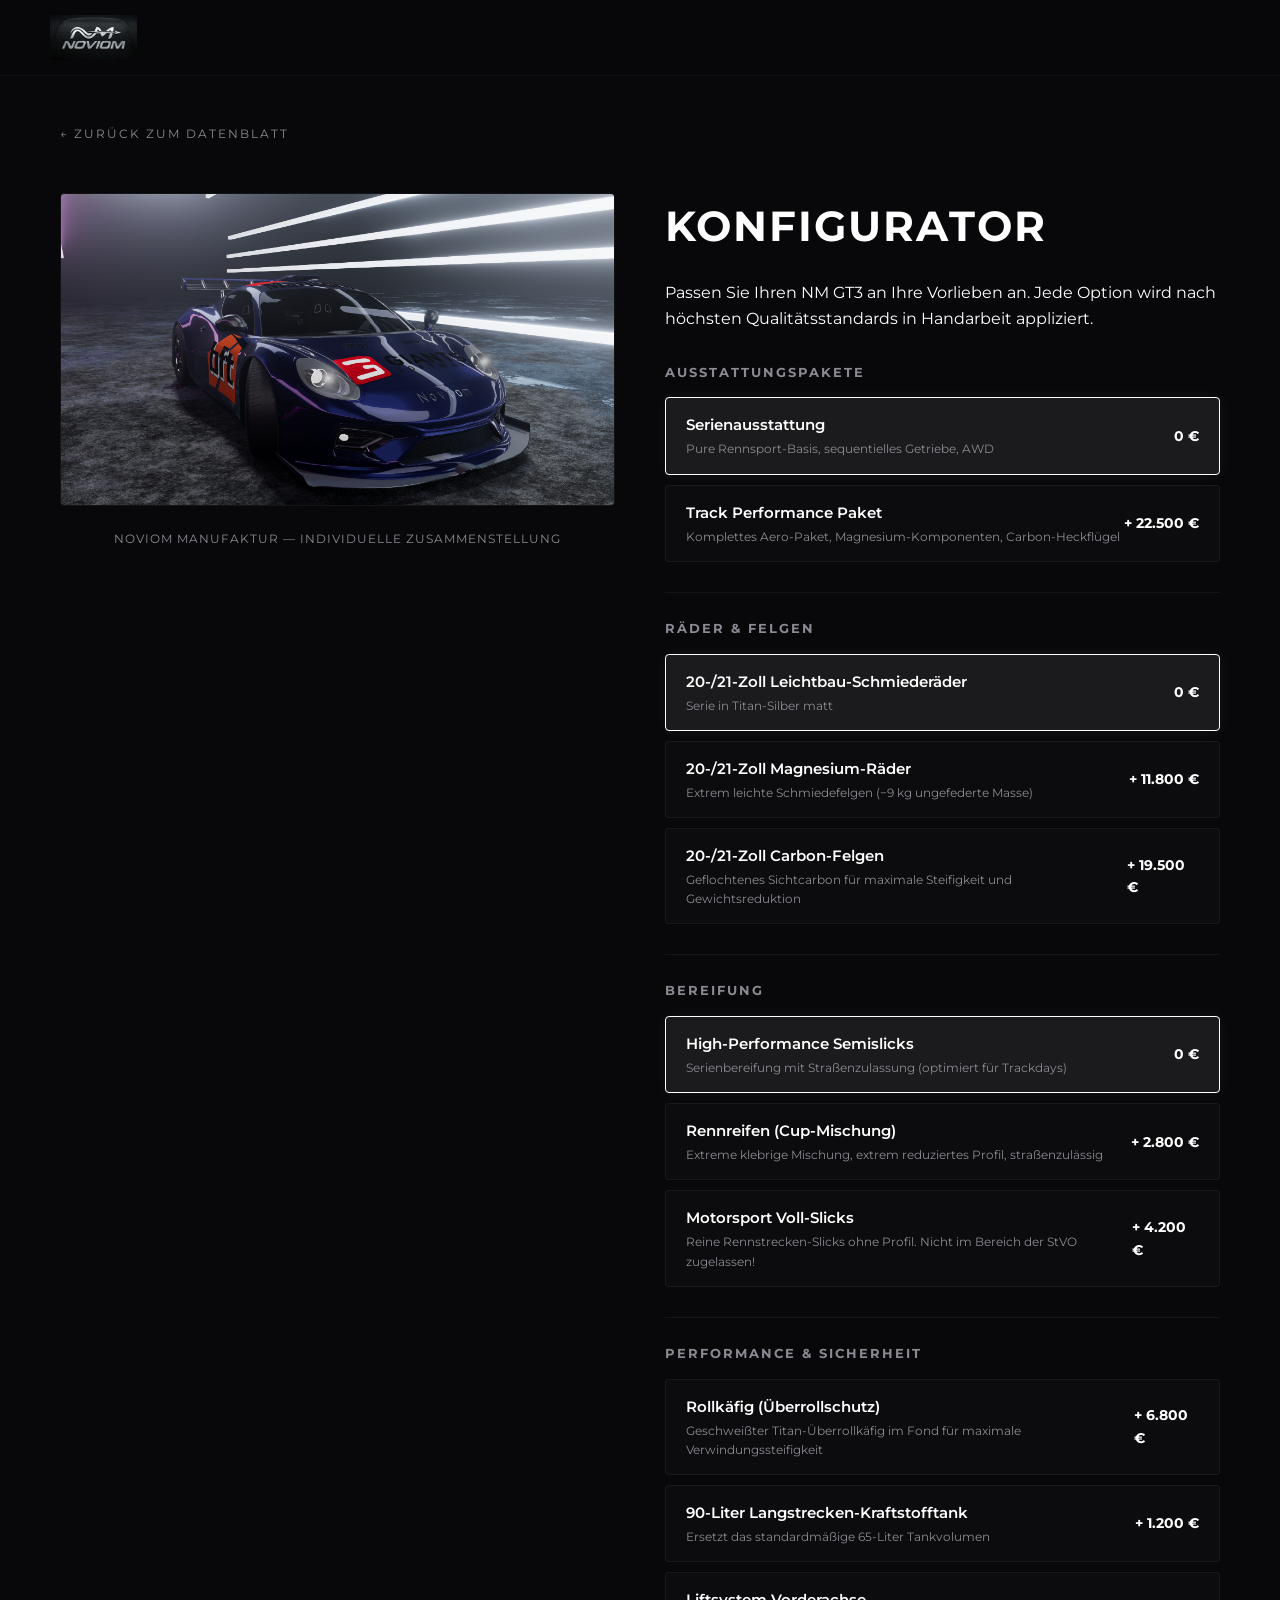
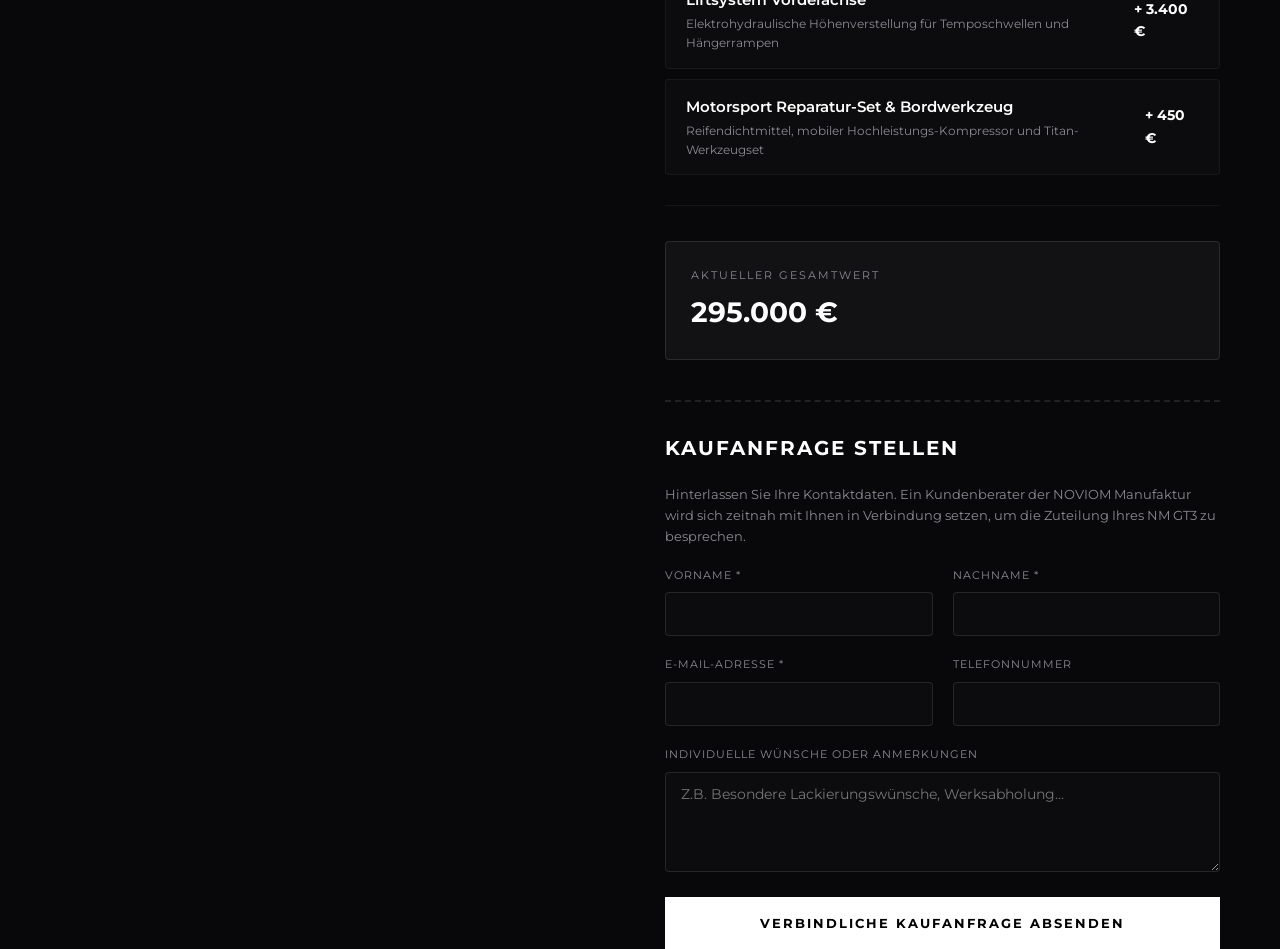
<file: konfigurator-gt3.html>
<!DOCTYPE html>
<html lang="de">
<head>
    <meta charset="UTF-8">
    <meta name="viewport" content="width=device-width, initial-scale=1.0">
    <title>NOVIOM NM GT3 | Konfigurator & Anfrage</title>
    <link rel="stylesheet" href="style.css">
    <link href="https://fonts.googleapis.com/css2?family=Montserrat:wght@300;400;600;700&display=swap" rel="stylesheet">
    <style>
        /* Spezifische Erweiterungen für das integrierte Kontaktformular */
        .contact-section {
            margin-top: 40px;
            padding-top: 30px;
            border-top: 2px dashed rgba(255, 255, 255, 0.1);
        }

        .contact-section h2 {
            font-size: 20px;
            text-transform: uppercase;
            letter-spacing: 2px;
            margin-bottom: 20px;
        }

        .form-grid {
            display: grid;
            grid-template-columns: 1fr 1fr;
            gap: 20px;
            margin-bottom: 25px;
        }

        .form-group-full {
            grid-column: span 2;
        }

        .form-control {
            display: flex;
            flex-direction: column;
        }

        .form-control label {
            font-size: 11px;
            text-transform: uppercase;
            letter-spacing: 1px;
            color: var(--text-muted);
            margin-bottom: 8px;
        }

        .form-input {
            background: rgba(255, 255, 255, 0.02);
            border: 1px solid rgba(255, 255, 255, 0.1);
            padding: 12px 15px;
            color: var(--text-light);
            font-size: 14px;
            border-radius: 4px;
            transition: border-color 0.3s;
        }

        .form-input:focus {
            outline: none;
            border-color: var(--text-light);
            background: rgba(255, 255, 255, 0.05);
        }

        textarea.form-input {
            resize: vertical;
            min-height: 100px;
        }

        .btn-submit {
            width: 100%;
            padding: 18px;
            background: var(--text-light);
            color: #000;
            border: none;
            font-weight: 700;
            text-transform: uppercase;
            letter-spacing: 2px;
            font-size: 13px;
            cursor: pointer;
            transition: background 0.3s, box-shadow 0.3s;
        }

        .btn-submit:hover {
            background: #e2e8f0;
            box-shadow: 0 0 25px rgba(255, 255, 255, 0.2);
        }

        @media (max-width: 576px) {
            .form-grid {
                grid-template-columns: 1fr;
            }
            .form-group-full {
                grid-column: span 1;
            }
        }
    </style>
</head>
<body>

    <header>
        <a href="index.html" class="logo-container">
            <img src="logo.jfif" alt="NOVIOM">
        </a>
    </header>

    <main class="detail-page">
        <a href="nm-gt3.html" class="back-btn">&larr; Zurück zum Datenblatt</a>
        
        <div class="detail-wrapper">
            <div>
                <div style="position: sticky; top: 120px;">
                    <img src="screenshot_2026-05-17_21-09-21.png" alt="Noviom NM GT3" class="detail-img">
                    <p style="color: var(--text-muted); font-size: 12px; margin-top: 15px; text-transform: uppercase; letter-spacing: 1px; text-align: center;">
                        NOVIOM Manufaktur &mdash; Individuelle Zusammenstellung
                    </p>
                </div>
            </div>

            <div class="detail-info">
                <h1>KONFIGURATOR</h1>
                <p style="margin-bottom: 30px;">Passen Sie Ihren NM GT3 an Ihre Vorlieben an. Jede Option wird nach höchsten Qualitätsstandards in Handarbeit appliziert.</p>
                
                <form id="configuratorForm" class="configurator-section" onsubmit="handleFormSubmit(event)">
                    
                    <div class="config-group">
                        <h3>Ausstattungspakete</h3>
                        
                        <input type="radio" name="package" id="pkg-series" class="option-input" value="0" checked data-price="0" data-label="Serienausstattung">
                        <label for="pkg-series" class="option-label">
                            <div class="option-details">
                                <span class="option-title">Serienausstattung</span>
                                <span class="option-desc">Pure Rennsport-Basis, sequentielles Getriebe, AWD</span>
                            </div>
                            <span class="option-price">0 €</span>
                        </label>

                        <input type="radio" name="package" id="pkg-weissach" class="option-input" value="22500" data-price="22500" data-label="Track Performance Paket">
                        <label for="pkg-weissach" class="option-label">
                            <div class="option-details">
                                <span class="option-title">Track Performance Paket</span>
                                <span class="option-desc">Komplettes Aero-Paket, Magnesium-Komponenten, Carbon-Heckflügel</span>
                            </div>
                            <span class="option-price">+ 22.500 €</span>
                        </label>
                    </div>

                    <div class="config-group">
                        <h3>Räder & Felgen</h3>
                        
                        <input type="radio" name="wheels" id="wheels-alloy" class="option-input" value="0" checked data-price="0" data-label="20-/21-Zoll Leichtbau-Schmiederäder">
                        <label for="wheels-alloy" class="option-label">
                            <div class="option-details">
                                <span class="option-title">20-/21-Zoll Leichtbau-Schmiederäder</span>
                                <span class="option-desc">Serie in Titan-Silber matt</span>
                            </div>
                            <span class="option-price">0 €</span>
                        </label>

                        <input type="radio" name="wheels" id="wheels-mag" class="option-input" value="11800" data-price="11800" data-label="20-/21-Zoll Magnesium-Räder">
                        <label for="wheels-mag" class="option-label">
                            <div class="option-details">
                                <span class="option-title">20-/21-Zoll Magnesium-Räder</span>
                                <span class="option-desc">Extrem leichte Schmiedefelgen (&minus;9 kg ungefederte Masse)</span>
                            </div>
                            <span class="option-price">+ 11.800 €</span>
                        </label>

                        <input type="radio" name="wheels" id="wheels-carbon" class="option-input" value="19500" data-price="19500" data-label="20-/21-Zoll Carbon-Felgen">
                        <label for="wheels-carbon" class="option-label">
                            <div class="option-details">
                                <span class="option-title">20-/21-Zoll Carbon-Felgen</span>
                                <span class="option-desc">Geflochtenes Sichtcarbon für maximale Steifigkeit und Gewichtsreduktion</span>
                            </div>
                            <span class="option-price">+ 19.500 €</span>
                        </label>
                    </div>

                    <div class="config-group">
                        <h3>Bereifung</h3>
                        
                        <input type="radio" name="tyres" id="tyres-semi" class="option-input" value="0" checked data-price="0" data-label="High-Performance Semislicks">
                        <label for="tyres-semi" class="option-label">
                            <div class="option-details">
                                <span class="option-title">High-Performance Semislicks</span>
                                <span class="option-desc">Serienbereifung mit Straßenzulassung (optimiert für Trackdays)</span>
                            </div>
                            <span class="option-price">0 €</span>
                        </label>

                        <input type="radio" name="tyres" id="tyres-race" class="option-input" value="2800" data-price="2800" data-label="Rennreifen (Cup-Mischung)">
                        <label for="tyres-race" class="option-label">
                            <div class="option-details">
                                <span class="option-title">Rennreifen (Cup-Mischung)</span>
                                <span class="option-desc">Extreme klebrige Mischung, extrem reduziertes Profil, straßenzulässig</span>
                            </div>
                            <span class="option-price">+ 2.800 €</span>
                        </label>

                        <input type="radio" name="tyres" id="tyres-slick" class="option-input" value="4200" data-price="4200" data-label="Motorsport Voll-Slicks">
                        <label for="tyres-slick" class="option-label">
                            <div class="option-details">
                                <span class="option-title">Motorsport Voll-Slicks</span>
                                <span class="option-desc">Reine Rennstrecken-Slicks ohne Profil. Nicht im Bereich der StVO zugelassen!</span>
                            </div>
                            <span class="option-price">+ 4.200 €</span>
                        </label>
                    </div>

                    <div class="config-group">
                        <h3>Performance & Sicherheit</h3>
                        
                        <input type="checkbox" name="upgrade_cage" id="up-cage" class="option-input" value="6800" data-price="6800" data-label="Rollkäfig (Überrollschutz)">
                        <label for="up-cage" class="option-label">
                            <div class="option-details">
                                <span class="option-title">Rollkäfig (Überrollschutz)</span>
                                <span class="option-desc">Geschweißter Titan-Überrollkäfig im Fond für maximale Verwindungssteifigkeit</span>
                            </div>
                            <span class="option-price">+ 6.800 €</span>
                        </label>

                        <input type="checkbox" name="upgrade_tank" id="up-tank" class="option-input" value="1200" data-price="1200" data-label="90-Liter Langstrecken-Kraftstofftank">
                        <label for="up-tank" class="option-label">
                            <div class="option-details">
                                <span class="option-title">90-Liter Langstrecken-Kraftstofftank</span>
                                <span class="option-desc">Ersetzt das standardmäßige 65-Liter Tankvolumen</span>
                            </div>
                            <span class="option-price">+ 1.200 €</span>
                        </label>

                        <input type="checkbox" name="upgrade_lift" id="up-lift" class="option-input" value="3400" data-price="3400" data-label="Liftsystem Vorderachse">
                        <label for="up-lift" class="option-label">
                            <div class="option-details">
                                <span class="option-title">Liftsystem Vorderachse</span>
                                <span class="option-desc">Elektrohydraulische Höhenverstellung für Temposchwellen und Hängerrampen</span>
                            </div>
                            <span class="option-price">+ 3.400 €</span>
                        </label>

                        <input type="checkbox" name="upgrade_repair" id="up-repair" class="option-input" value="450" data-price="450" data-label="Motorsport Reparatur-Set & Bordwerkzeug">
                        <label for="up-repair" class="option-label">
                            <div class="option-details">
                                <span class="option-title">Motorsport Reparatur-Set & Bordwerkzeug</span>
                                <span class="option-desc">Reifendichtmittel, mobiler Hochleistungs-Kompressor und Titan-Werkzeugset</span>
                            </div>
                            <span class="option-price">+ 450 €</span>
                        </label>
                    </div>

                    <div class="live-price-container">
                        <div class="price-meta">
                            <span>Aktueller Gesamtwert</span>
                            <strong id="totalPriceDisplay">295.000 €</strong>
                        </div>
                    </div>

                    <div class="contact-section">
                        <h2>Kaufanfrage stellen</h2>
                        <p style="color: var(--text-muted); font-size: 13px; margin-bottom: 20px;">
                            Hinterlassen Sie Ihre Kontaktdaten. Ein Kundenberater der NOVIOM Manufaktur wird sich zeitnah mit Ihnen in Verbindung setzen, um die Zuteilung Ihres NM GT3 zu besprechen.
                        </p>
                        
                        <div class="form-grid">
                            <div class="form-control">
                                <label for="firstname">Vorname *</label>
                                <input type="text" id="firstname" class="form-input" required>
                            </div>
                            <div class="form-control">
                                <label for="lastname">Nachname *</label>
                                <input type="text" id="lastname" class="form-input" required>
                            </div>
                            <div class="form-control">
                                <label for="email">E-Mail-Adresse *</label>
                                <input type="email" id="email" class="form-input" required>
                            </div>
                            <div class="form-control">
                                <label for="phone">Telefonnummer</label>
                                <input type="tel" id="phone" class="form-input">
                            </div>
                            <div class="form-control form-group-full">
                                <label for="message">Individuelle Wünsche oder Anmerkungen</label>
                                <textarea id="message" class="form-input" placeholder="Z.B. Besondere Lackierungswünsche, Werksabholung..."></textarea>
                            </div>
                        </div>
                        
                        <button type="submit" class="btn-submit">Verbindliche Kaufanfrage absenden</button>
                    </div>

                </form>
            </div>
        </div>
    </main>

    <script>
        const basePrice = 295000;
        const form = document.getElementById('configuratorForm');
        const totalPriceDisplay = document.getElementById('totalPriceDisplay');
        let currentFinalPrice = basePrice;

        // Funktion für die Live-Preisberechnung
        function calculatePrice() {
            let totalOptions = 0;
            const selectedOptions = form.querySelectorAll('.option-input:checked');
            
            selectedOptions.forEach(option => {
                totalOptions += parseFloat(option.getAttribute('data-price'));
            });

            currentFinalPrice = basePrice + totalOptions;
            totalPriceDisplay.innerText = currentFinalPrice.toLocaleString('de-DE') + ' €';
        }

        form.addEventListener('change', calculatePrice);

        // Auswertung und E-Mail-Generierung beim Absenden
        function handleFormSubmit(event) {
            event.preventDefault(); // Verhindert das Neuladen der Seite
            
            // Ziel-E-Mail-Adresse der Manufaktur
            const empfaengerEmail = "noviom.automation@gmail.com"; 
            
            // Kundendaten auslesen
            const vorname = document.getElementById('firstname').value;
            const nachname = document.getElementById('lastname').value;
            const email = document.getElementById('email').value;
            const telefon = document.getElementById('phone').value || "Nicht angegeben";
            const nachricht = document.getElementById('message').value || "Keine zusätzlichen Anmerkungen.";
            
            // Gewählte Optionen strukturiert sammeln
            let gewaehlteOptionen = [];
            const selectedOptions = form.querySelectorAll('.option-input:checked');
            selectedOptions.forEach(option => {
                const label = option.getAttribute('data-label');
                const price = parseFloat(option.getAttribute('data-price'));
                if (price > 0) {
                    gewaehlteOptionen.push(`+ ${label} (+ ${price.toLocaleString('de-DE')} EUR)`);
                } else if (label) {
                    gewaehlteOptionen.push(`> ${label} (Inklusive)`);
                }
            });

            // E-Mail Betreff generieren
            const betreff = `Kaufanfrage NOVIOM NM GT3 - ${nachname}, ${vorname}`;
            
            // E-Mail Textkörper generieren
            let emailBody = `NEUE KAUFANFRAGE - NOVIOM MANUFAKTUR\r\n`;
            emailBody += `========================================\r\n\r\n`;
            emailBody += `FAHRZEUG: NOVIOM NM GT3\r\n`;
            emailBody += `Basispreis: ${basePrice.toLocaleString('de-DE')} EUR\r\n\r\n`;
            
            emailBody += `GEWÄHLTE KONFIGURATION:\r\n`;
            emailBody += `${gewaehlteOptionen.join('\r\n')}\r\n\r\n`;
            
            emailBody += `----------------------------------------\r\n`;
            emailBody += `ENDPREIS: ${currentFinalPrice.toLocaleString('de-DE')} EUR\r\n`;
            emailBody += `----------------------------------------\r\n\r\n`;
            
            emailBody += `KUNDENDATEN:\r\n`;
            emailBody += `- Name: ${vorname} ${nachname}\r\n`;
            emailBody += `- E-Mail: ${email}\r\n`;
            emailBody += `- Telefon: ${telefon}\r\n\r\n`;
            
            emailBody += `KUNDENBEMERKUNG:\r\n`;
            emailBody += `"${nachricht}"\r\n`;

            // Mailto-Link generieren und ordnungsgemäß encodieren
            const mailtoUrl = `mailto:${empfaengerEmail}?subject=${encodeURIComponent(betreff)}&body=${encodeURIComponent(emailBody)}`;
            
            // Öffnet das Mail-Programm des Kunden mit der fertigen Vorlage
            window.location.href = mailtoUrl;
        }
    </script>

</body>
</html>
</file>
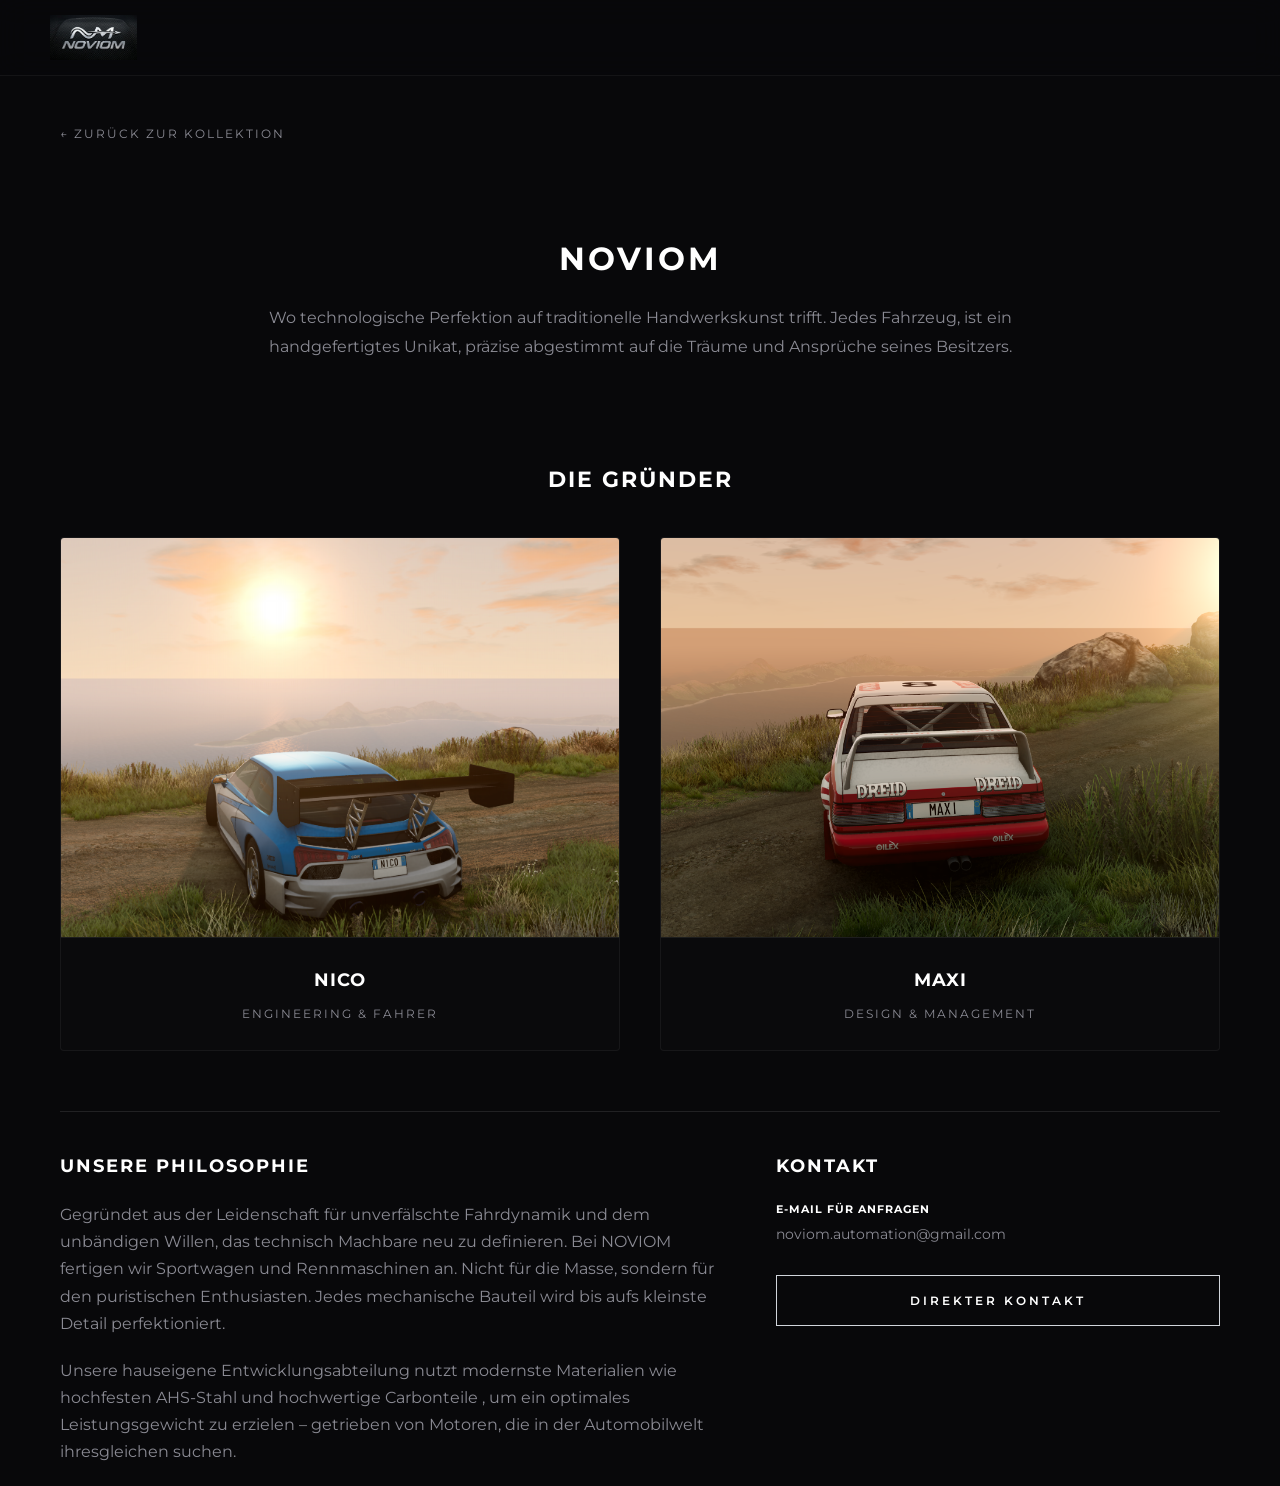
<file: Manufaktor.html>
<!DOCTYPE html>
<html lang="de">
<head>
    <meta charset="UTF-8">
    <meta name="viewport" content="width=device-width, initial-scale=1.0">
    <title>NOVIOM</title>
    <link rel="stylesheet" href="style.css">
    <link href="https://fonts.googleapis.com/css2?family=Montserrat:wght@300;400;600;700&display=swap" rel="stylesheet">
    <style>
        /* Spezifische Erweiterungen für die Manufaktor-Seite */
        .manufaktor-hero {
            text-align: center;
            padding: 60px 20px 40px 20px;
            max-width: 800px;
            margin: 0 auto;
        }

        .manufaktor-hero h1 {
            font-size: 32px;
            letter-spacing: 3px;
            text-transform: uppercase;
            margin-bottom: 20px;
        }

        .manufaktor-hero p {
            color: var(--text-muted);
            font-size: 16px;
            line-height: 1.8;
        }

        .founders-section {
            margin-top: 60px;
        }

        .founders-section h2 {
            font-size: 22px;
            text-transform: uppercase;
            letter-spacing: 2px;
            text-align: center;
            margin-bottom: 40px;
        }

        .founders-grid {
            display: grid;
            grid-template-columns: 1fr 1fr;
            gap: 40px;
            margin-bottom: 60px;
        }

        .founder-card {
            background: rgba(255, 255, 255, 0.01);
            border: 1px solid rgba(255, 255, 255, 0.05);
            border-radius: 4px;
            overflow: hidden;
            text-align: center;
            padding-bottom: 25px;
            transition: border-color 0.3s;
        }

        .founder-card:hover {
            border-color: rgba(255, 255, 255, 0.15);
        }

        .founder-img {
            width: 100%;
            height: 400px;
            object-fit: cover;
            background: #111; /* Fallback vor Bild-Upload */
            border-bottom: 1px solid rgba(255, 255, 255, 0.05);
            margin-bottom: 20px;
        }

        .founder-card h3 {
            font-size: 18px;
            letter-spacing: 1px;
            text-transform: uppercase;
            margin-bottom: 5px;
        }

        .founder-role {
            color: var(--text-muted);
            font-size: 12px;
            text-transform: uppercase;
            letter-spacing: 2px;
        }

        .info-contact-wrapper {
            display: grid;
            grid-template-columns: 1.2fr 0.8fr;
            gap: 50px;
            margin-top: 60px;
            padding-top: 40px;
            border-top: 1px solid rgba(255, 255, 255, 0.1);
        }

        .info-block h3, .contact-block h3 {
            font-size: 18px;
            text-transform: uppercase;
            letter-spacing: 2px;
            margin-bottom: 20px;
        }

        .info-block p {
            line-height: 1.7;
            color: var(--text-muted);
            margin-bottom: 20px;
        }

        .contact-details {
            list-style: none;
            padding: 0;
        }

        .contact-details li {
            margin-bottom: 15px;
            color: var(--text-muted);
            font-size: 14px;
        }

        .contact-details strong {
            color: var(--text-light);
            display: block;
            font-size: 11px;
            text-transform: uppercase;
            letter-spacing: 1px;
            margin-bottom: 4px;
        }

        @media (max-width: 768px) {
            .founders-grid, .info-contact-wrapper {
                grid-template-columns: 1fr;
                gap: 30px;
            }
            .founder-img {
                height: 300px;
            }
        }
    </style>
</head>
<body>

    <header>
        <a href="index.html" class="logo-container">
            <img src="logo.jfif" alt="NOVIOM">
        </a>
    </header>

    <main class="detail-page">
        <a href="index.html" class="back-btn">&larr; Zurück zur Kollektion</a>
        
        <div class="manufaktor-hero">
            <h1>NOVIOM</h1>
            <p>Wo technologische Perfektion auf traditionelle Handwerkskunst trifft. Jedes Fahrzeug, ist ein handgefertigtes Unikat, präzise abgestimmt auf die Träume und Ansprüche seines Besitzers.</p>
        </div>

        <section class="founders-section">
            <h2>Die Gründer</h2>
            <div class="founders-grid">
                
                <div class="founder-card">
                    <img src="screenshot_2026-05-09_19-26-01.png" alt="Firmengründer" class="founder-img">
                    <h3>Nico</h3>
                    <span class="founder-role">Engineering & Fahrer</span>
                </div>

                <div class="founder-card">
                    <img src="screenshot_2026-05-18_21-26-11.png" alt="Firmengründer" class="founder-img">
                    <h3>Maxi</h3>
                    <span class="founder-role">Design & Management</span>
                </div>

            </div>
        </section>

        <div class="info-contact-wrapper">
            
            <div class="info-block">
                <h3>Unsere Philosophie</h3>
                <p>Gegründet aus der Leidenschaft für unverfälschte Fahrdynamik und dem unbändigen Willen, das technisch Machbare neu zu definieren. Bei NOVIOM fertigen wir Sportwagen und Rennmaschinen an. 
                    Nicht für die Masse, sondern für den puristischen Enthusiasten. Jedes mechanische Bauteil wird bis aufs kleinste Detail perfektioniert.</p>
                <p>Unsere hauseigene Entwicklungsabteilung nutzt modernste Materialien wie hochfesten AHS-Stahl und hochwertige Carbonteile , um ein optimales Leistungsgewicht zu erzielen 
                    – getrieben von Motoren, die in der Automobilwelt ihresgleichen suchen.</p>
            </div>

            <div class="contact-block">
                <h3>Kontakt</h3>
                <ul class="contact-details">
                    <li>
                        <strong>E-Mail für Anfragen</strong>
                        noviom.automation@gmail.com
                    </li>
                   
                </ul>
                
                <a href="mailto:noviom.automation@gmail.com" class="btn-metal" style="display: block; text-align: center; margin-top: 30px;">
                    Direkter Kontakt
                </a>
            </div>

        </div>
    </main>

</body>
</html>
</file>
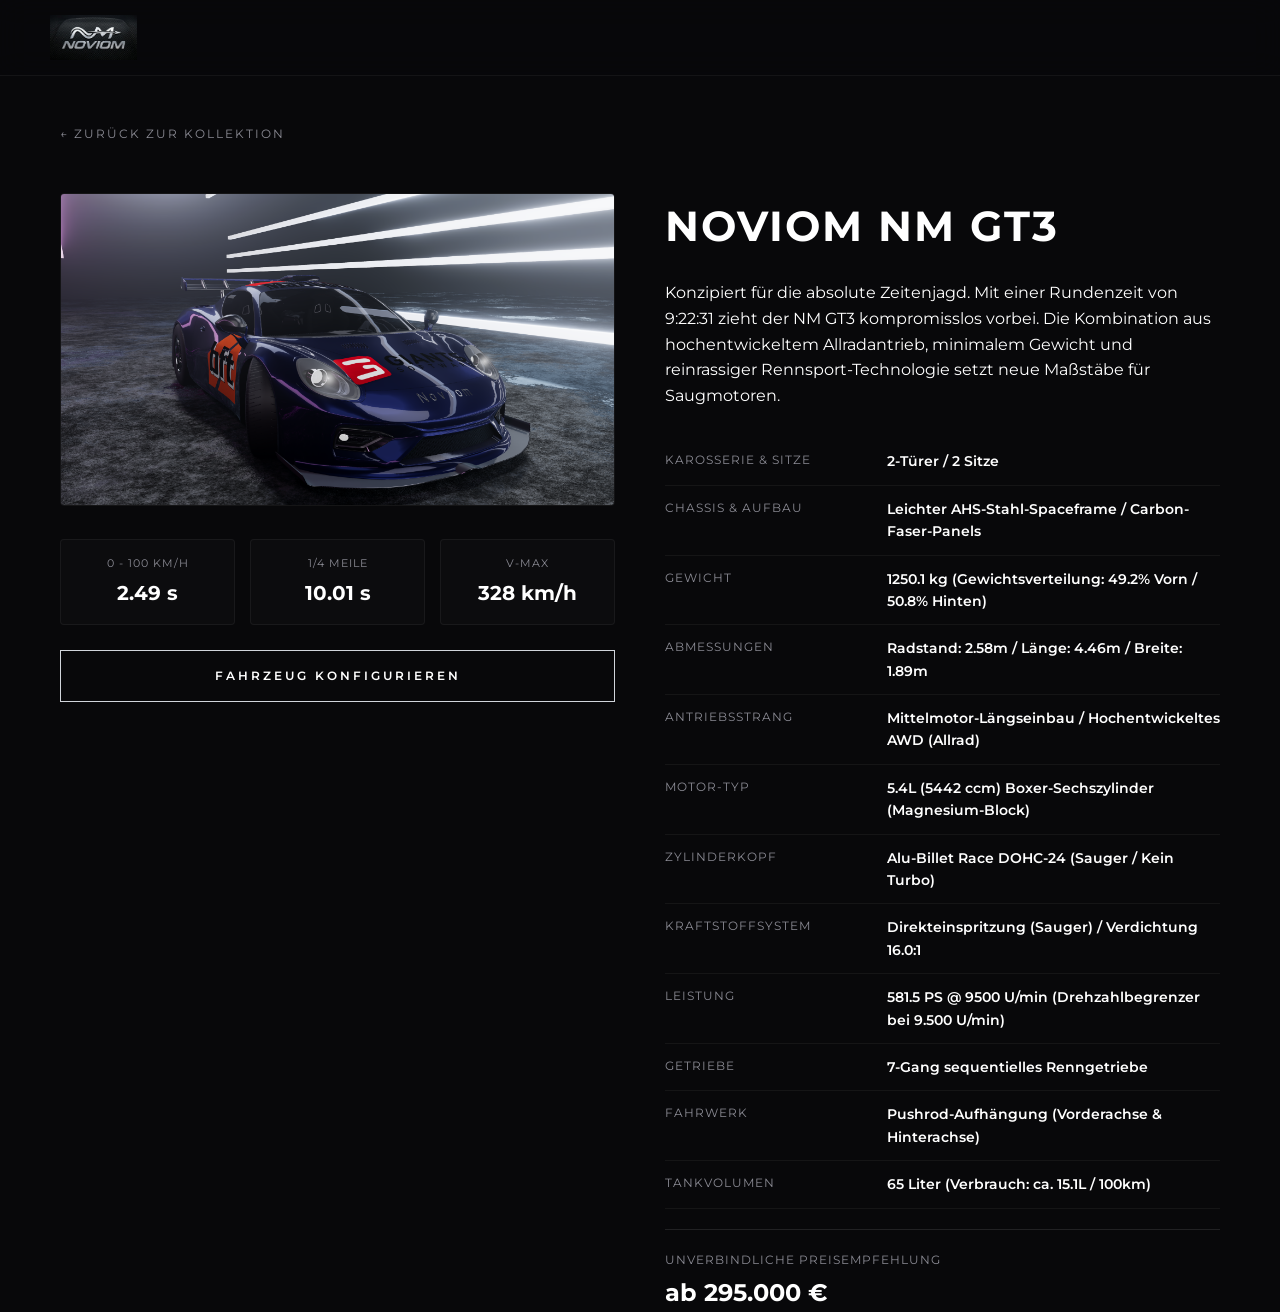
<file: nm-gt3.html>
<!DOCTYPE html>
<html lang="de">
<head>
    <meta charset="UTF-8">
    <meta name="viewport" content="width=device-width, initial-scale=1.0">
    <title>NOVIOM NM GT3 | Technische Daten</title>
    <link rel="stylesheet" href="style.css">
    <link href="https://fonts.googleapis.com/css2?family=Montserrat:wght@300;400;600;700&display=swap" rel="stylesheet">
</head>
<body>

    <header>
        <a href="index.html" class="logo-container">
            <img src="logo.jfif" alt="NOVIOM">
        </a>
    </header>

    <main class="detail-page">
        <a href="index.html" class="back-btn">&larr; Zurück zur Kollektion</a>
        
        <div class="detail-wrapper">
            <div>
                <img src="screenshot_2026-05-17_21-09-21.png" alt="Noviom NM GT3" class="detail-img">
                
                <div class="performance-badge-container">
                    <div class="perf-badge">
                        <span>0 - 100 km/h</span>
                        <strong>2.49 s</strong>
                    </div>
                    <div class="perf-badge">
                        <span>1/4 Meile</span>
                        <strong>10.01 s</strong>
                    </div>
                    <div class="perf-badge">
                        <span>V-Max</span>
                        <strong>328 km/h</strong>
                    </div>
                </div>

                <a href="konfigurator-gt3.html" class="btn-metal" style="display: block; text-align: center; margin-top: 25px;">
                    Fahrzeug konfigurieren
                </a>
            </div>

            <div class="detail-info">
                <h1>NOVIOM NM GT3</h1>
                <p>Konzipiert für die absolute Zeitenjagd. Mit einer Rundenzeit von 9:22:31 zieht der NM GT3 kompromisslos vorbei. Die Kombination aus hochentwickeltem Allradantrieb, minimalem Gewicht und reinrassiger Rennsport-Technologie setzt neue Maßstäbe für Saugmotoren.</p>
                
                <table class="specs-table">
                    <tr>
                        <td>Karosserie & Sitze</td>
                        <td>2-Türer / 2 Sitze</td>
                    </tr>
                    <tr>
                        <td>Chassis & Aufbau</td>
                        <td>Leichter AHS-Stahl-Spaceframe / Carbon-Faser-Panels</td>
                    </tr>
                    <tr>
                        <td>Gewicht</td>
                        <td>1250.1 kg (Gewichtsverteilung: 49.2% Vorn / 50.8% Hinten)</td>
                    </tr>
                    <tr>
                        <td>Abmessungen</td>
                        <td>Radstand: 2.58m / Länge: 4.46m / Breite: 1.89m</td>
                    </tr>
                    <tr>
                        <td>Antriebsstrang</td>
                        <td>Mittelmotor-Längseinbau / Hochentwickeltes AWD (Allrad)</td>
                    </tr>
                    <tr>
                        <td>Motor-Typ</td>
                        <td>5.4L (5442 ccm) Boxer-Sechszylinder (Magnesium-Block)</td>
                    </tr>
                    <tr>
                        <td>Zylinderkopf</td>
                        <td>Alu-Billet Race DOHC-24 (Sauger / Kein Turbo)</td>
                    </tr>
                    <tr>
                        <td>Kraftstoffsystem</td>
                        <td>Direkteinspritzung (Sauger) / Verdichtung 16.0:1</td>
                    </tr>
                    <tr>
                        <td>Leistung</td>
                        <td>581.5 PS @ 9500 U/min (Drehzahlbegrenzer bei 9.500 U/min)</td>
                    </tr>
                    <tr>
                        <td>Getriebe</td>
                        <td>7-Gang sequentielles Renngetriebe</td>
                    </tr>
                    <tr>
                        <td>Fahrwerk</td>
                        <td>Pushrod-Aufhängung (Vorderachse & Hinterachse)</td>
                    </tr>
                    <tr>
                        <td>Tankvolumen</td>
                        <td>65 Liter (Verbrauch: ca. 15.1L / 100km)</td>
                    </tr>
                </table>

                <div class="price-tag">
                    <span>Unverbindliche Preisempfehlung</span>
                    ab 295.000 €
                </div>
            </div>
        </div>
    </main>

</body>
</html>
</file>
<file: style.css>
/* RESET & CORES */
* {
    margin: 0;
    padding: 0;
    box-sizing: border-box;
    font-family: 'Montserrat', 'Segoe UI', sans-serif;
}

:root {
    --bg-dark: #08080a;
    --carbon-gray: #121215;
    --metal-silver: #d1d5db;
    --text-light: #ffffff;
    --text-muted: #8a8a93;
}

body {
    background-color: var(--bg-dark);
    color: var(--text-light);
    line-height: 1.6;
    overflow-x: hidden;
}

/* NAVIGATION */
header {
    position: fixed;
    top: 0;
    width: 100%;
    padding: 15px 50px;
    display: flex;
    justify-content: space-between;
    align-items: center;
    background: rgba(8, 8, 10, 0.9);
    backdrop-filter: blur(15px);
    z-index: 1000;
    border-bottom: 1px solid rgba(255, 255, 255, 0.05);
}

.logo-container img {
    height: 45px;
    display: block;
}

nav a {
    color: var(--text-muted);
    text-decoration: none;
    margin-left: 35px;
    font-size: 13px;
    font-weight: 600;
    letter-spacing: 2px;
    text-transform: uppercase;
    transition: color 0.3s;
}

nav a:hover {
    color: var(--text-light);
}

/* HERO */
.hero {
    height: 100vh;
    display: flex;
    flex-direction: column;
    justify-content: center;
    align-items: center;
    text-align: center;
    background: linear-gradient(rgba(8, 8, 10, 0.4), var(--bg-dark)), 
                url(logo.jfif) no-repeat center center/cover;
    padding: 20px;
}

.hero h1 {
    font-size: 55px;
    font-weight: 700;
    letter-spacing: 8px;
    margin-bottom: 15px;
    text-transform: uppercase;
}

.hero p {
    font-size: 16px;
    color: var(--text-muted);
    letter-spacing: 4px;
    margin-bottom: 35px;
    text-transform: uppercase;
}

.btn-metal {
    display: inline-block;
    padding: 15px 40px;
    border: 1px solid var(--metal-silver);
    color: var(--text-light);
    text-decoration: none;
    text-transform: uppercase;
    font-size: 12px;
    font-weight: 600;
    letter-spacing: 3px;
    transition: all 0.4s ease;
}

.btn-metal:hover {
    background-color: var(--text-light);
    color: #000;
    box-shadow: 0 0 25px rgba(255, 255, 255, 0.2);
}

/* CAR LINKS & CARDS */
.car-card-link {
    text-decoration: none;
    color: inherit;
    display: block;
}

.collection {
    padding: 120px 50px;
    max-width: 1400px;
    margin: 0 auto;
}

.section-title {
    font-size: 28px;
    font-weight: 600;
    letter-spacing: 5px;
    text-align: center;
    margin-bottom: 70px;
    text-transform: uppercase;
}

.grid {
    display: grid;
    grid-template-columns: repeat(auto-fit, minmax(320px, 1fr));
    gap: 40px;
}

.car-card {
    background-color: var(--carbon-gray);
    border: 1px solid rgba(255, 255, 255, 0.03);
    overflow: hidden;
    transition: transform 0.3s, border-color 0.3s;
    text-align: left; /* Linksbündig laut Vorlage */
}

.car-card-link:hover .car-card {
    transform: translateY(-5px);
    border-color: rgba(255, 255, 255, 0.15);
}

.car-img {
    width: 100%;
    height: 240px;
    object-fit: cover;
}

.car-info {
    padding: 30px;
}

.car-info h3 {
    font-size: 22px;
    font-weight: 700;
    margin-bottom: 20px;
    letter-spacing: 1px;
    text-transform: uppercase;
}

.car-info p {
    color: var(--text-muted);
    font-size: 14px;
    line-height: 1.6;
    margin-bottom: 30px;
    height: 70px; /* Hält Boxen auf gleicher Höhe */
}

.car-specs {
    display: flex;
    justify-content: space-between;
    border-top: 1px solid rgba(255, 255, 255, 0.08);
    padding-top: 20px;
    font-size: 11px;
    color: var(--text-muted);
    text-transform: uppercase;
    letter-spacing: 1px;
}

.car-specs span strong {
    color: var(--text-light);
    display: block;
    font-size: 16px;
    margin-top: 6px;
    font-weight: 700;
}

/* STRUKTUR FÜR DIE EINZELSEITEN */
.detail-page {
    padding-top: 120px;
    max-width: 1200px;
    margin: 0 auto;
    padding-left: 20px;
    padding-right: 20px;
}

.back-btn {
    display: inline-block;
    margin-bottom: 30px;
    color: var(--text-muted);
    text-decoration: none;
    font-size: 12px;
    text-transform: uppercase;
    letter-spacing: 2px;
}

.back-btn:hover {
    color: var(--text-light);
}

.detail-wrapper {
    display: grid;
    grid-template-columns: 1fr 1fr;
    gap: 50px;
    margin-top: 20px;
}

.detail-img {
    width: 100%;
    border-radius: 4px;
    border: 1px solid rgba(255, 255, 255, 0.05);
}

.detail-info h1 {
    font-size: 42px;
    letter-spacing: 2px;
    margin-bottom: 20px;
}

/* FOOTER */
footer {
    background-color: #040405;
    padding: 60px 20px;
    text-align: center;
    border-top: 1px solid rgba(255, 255, 255, 0.03);
    color: var(--text-muted);
    font-size: 11px;
    letter-spacing: 2px;
    text-transform: uppercase;
    margin-top: 100px;
}

@media (max-width: 768px) {
    .detail-wrapper {
        grid-template-columns: 1fr;
    }
    header { padding: 20px; flex-direction: column; gap: 20px; }
    nav a { margin: 0 12px; font-size: 11px; }
    .hero h1 { font-size: 36px; }
    .collection { padding: 70px 20px; }
}
/* DESIGN FÜR TECHNISCHE DATENBLÄTTER (EINZELSEITEN) */
.specs-table {
    width: 100%;
    border-collapse: collapse;
    margin-top: 30px;
    font-size: 14px;
}

.specs-table tr {
    border-bottom: 1px solid rgba(255, 255, 255, 0.05);
}

.specs-table td {
    padding: 12px 0;
    vertical-align: top;
}

.specs-table td:first-child {
    color: var(--text-muted);
    text-transform: uppercase;
    letter-spacing: 1px;
    font-size: 12px;
    width: 40%;
}

.specs-table td:last-child {
    color: var(--text-light);
    font-weight: 600;
}

.performance-badge-container {
    display: grid;
    grid-template-columns: repeat(3, 1fr);
    gap: 15px;
    margin: 25px 0;
}

.perf-badge {
    background: rgba(255, 255, 255, 0.02);
    border: 1px solid rgba(255, 255, 255, 0.05);
    padding: 15px;
    text-align: center;
    border-radius: 4px;
}

.perf-badge span {
    display: block;
    font-size: 11px;
    color: var(--text-muted);
    text-transform: uppercase;
    letter-spacing: 1px;
    margin-bottom: 5px;
}

.perf-badge strong {
    font-size: 20px;
    color: var(--text-light);
    font-weight: 700;
}

.price-tag {
    font-size: 24px;
    font-weight: 700;
    color: var(--text-light);
    margin-top: 20px;
    border-top: 1px solid rgba(255, 255, 255, 0.1);
    padding-top: 20px;
}

.price-tag span {
    font-size: 12px;
    color: var(--text-muted);
    display: block;
    text-transform: uppercase;
    letter-spacing: 1px;
    font-weight: normal;
    margin-bottom: 5px;
}
/* DESIGN FÜR DEN INTERAKTIVEN KONFIGURATOR */
.configurator-section {
    margin-top: 30px;
}

.config-group {
    margin-bottom: 25px;
    border-bottom: 1px solid rgba(255, 255, 255, 0.05);
    padding-bottom: 20px;
}

.config-group h3 {
    font-size: 13px;
    text-transform: uppercase;
    letter-spacing: 2px;
    color: var(--text-muted);
    margin-bottom: 15px;
}

/* Option Cards */
.option-label {
    display: flex;
    justify-content: space-between;
    align-items: center;
    background: rgba(255, 255, 255, 0.02);
    border: 1px solid rgba(255, 255, 255, 0.05);
    padding: 15px 20px;
    margin-bottom: 10px;
    border-radius: 4px;
    cursor: pointer;
    transition: all 0.2s ease;
}

.option-label:hover {
    border-color: rgba(255, 255, 255, 0.2);
    background: rgba(255, 255, 255, 0.04);
}

/* Verstecke den echten Radio/Checkbox, nutze die Card als Button */
.option-input {
    display: none;
}

.option-input:checked + .option-label {
    border-color: var(--text-light);
    background: rgba(255, 255, 255, 0.08);
    box-shadow: 0 0 15px rgba(255, 255, 255, 0.05);
}

.option-details {
    display: flex;
    flex-direction: column;
}

.option-title {
    font-size: 15px;
    font-weight: 600;
    color: var(--text-light);
}

.option-desc {
    font-size: 12px;
    color: var(--text-muted);
    margin-top: 2px;
}

.option-price {
    font-size: 14px;
    font-weight: 700;
    color: var(--text-light);
}

/* Live-Preisbox */
.live-price-container {
    background: var(--carbon-gray);
    border: 1px solid rgba(255, 255, 255, 0.1);
    padding: 25px;
    border-radius: 4px;
    margin-top: 35px;
    display: flex;
    justify-content: space-between;
    align-items: center;
}

.price-meta span {
    font-size: 11px;
    color: var(--text-muted);
    text-transform: uppercase;
    letter-spacing: 2px;
    display: block;
}

.price-meta strong {
    font-size: 28px;
    font-weight: 700;
    color: var(--text-light);
    display: block;
    margin-top: 5px;
}
</file>
